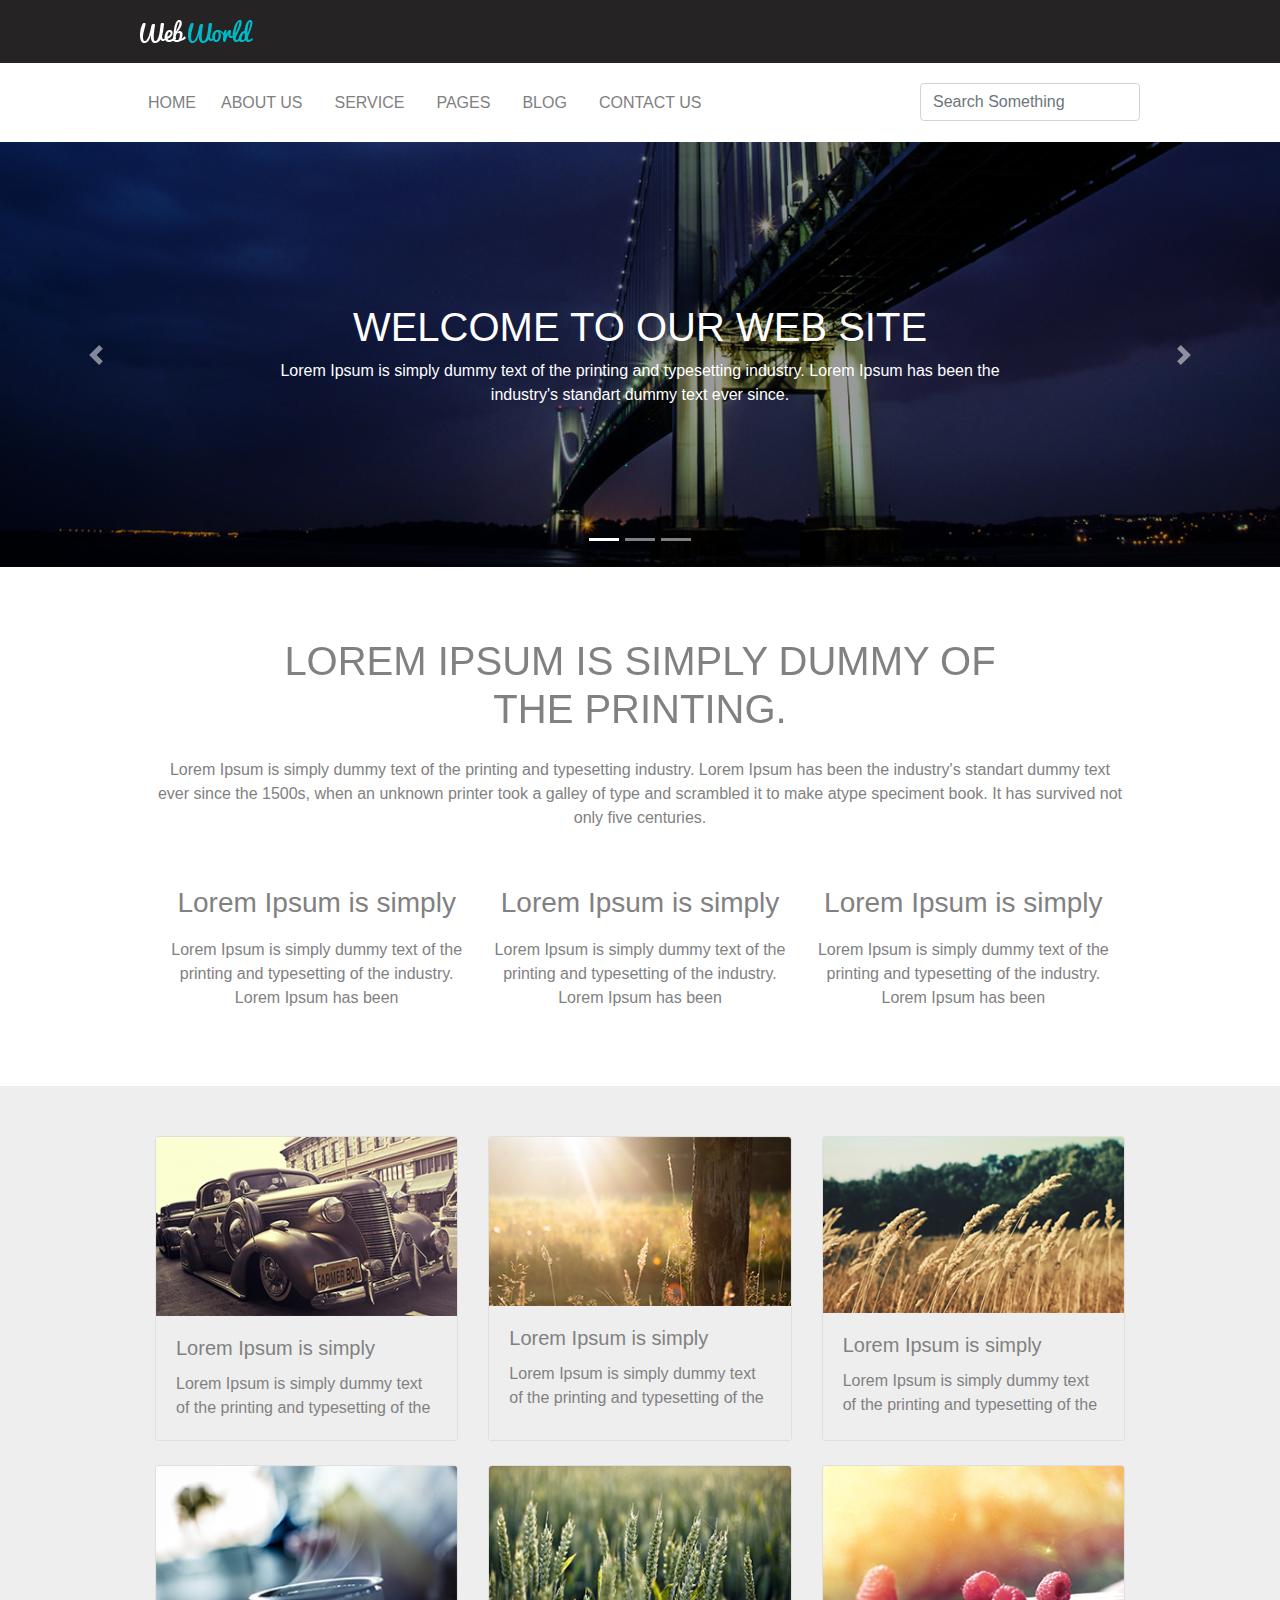
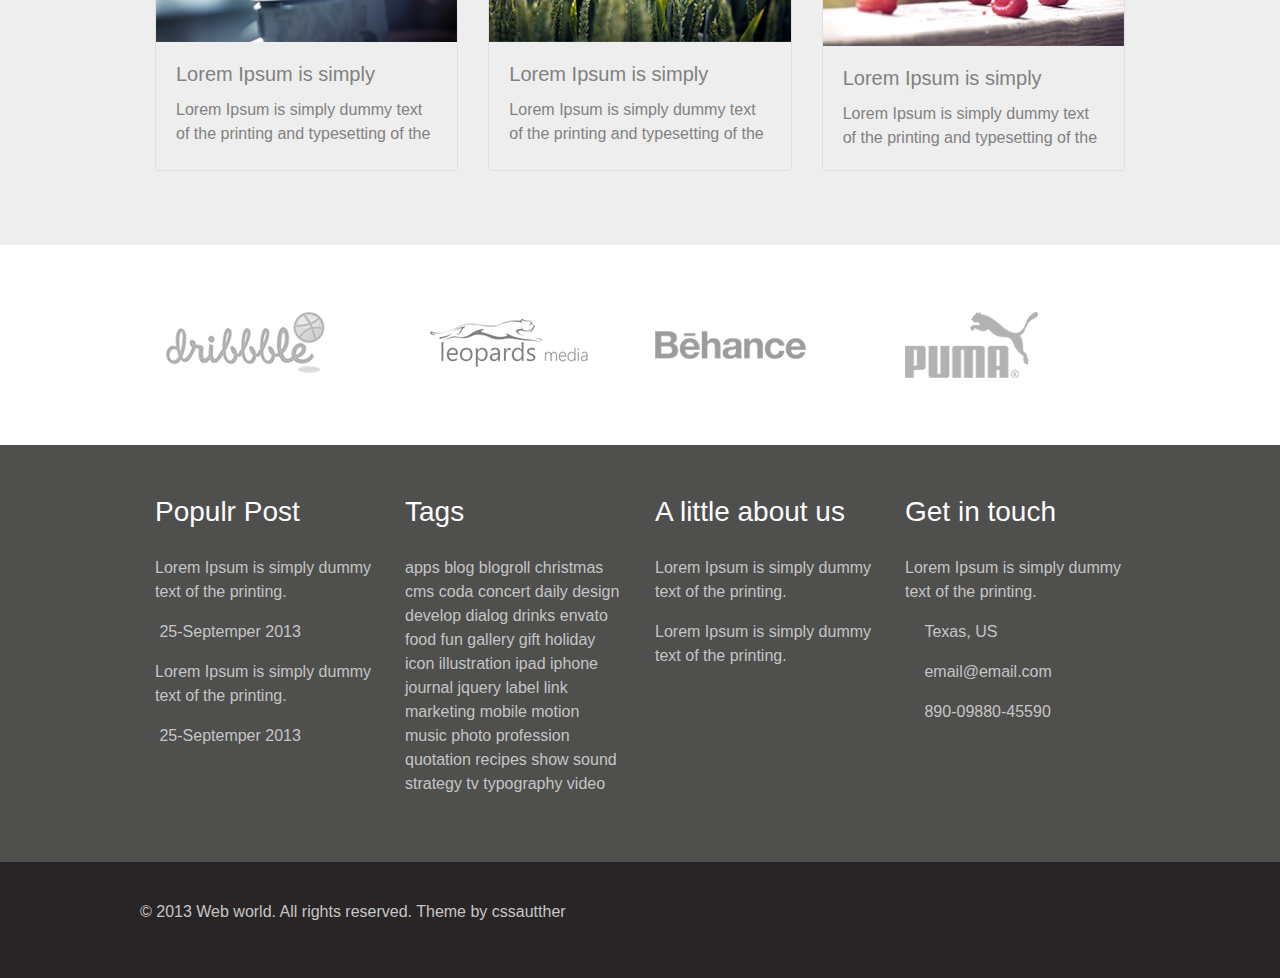
<file: bootstrap/index.html>
<!DOCTYPE html>
<html lang="en">

<head>
    <meta charset="UTF-8">
    <meta name="viewport" content="width=device-width, initial-scale=1.0">
    <link rel="stylesheet" href="https://use.fontawesome.com/releases/v5.7.2/css/all.css"
        integrity="sha384-fnmOCqbTlWIlj8LyTjo7mOUStjsKC4pOpQbqyi7RrhN7udi9RwhKkMHpvLbHG9Sr" crossorigin="anonymous">
    <link rel="stylesheet" href="https://stackpath.bootstrapcdn.com/bootstrap/4.4.1/css/bootstrap.min.css"
        integrity="sha384-Vkoo8x4CGsO3+Hhxv8T/Q5PaXtkKtu6ug5TOeNV6gBiFeWPGFN9MuhOf23Q9Ifjh" crossorigin="anonymous">
    <link rel="stylesheet" href="css/style.css">
    <title>Document</title>
</head>

<body>
    <header>
        <div class="container header">
            <img src="img/logo.png" alt="">
            <div class="network">
                <div class="col">
                    <div class="icon rss">
                      <i class="fas fa-rss"></i>  
                    </div>
                </div>
                <div class="col">
                    <div class="icon facebook">
                        <i class="fab fa-facebook-f"></i>
                    </div>
                </div>
                <div class="col">
                    <div class="icon twitter">
                        <i class="fab fa-twitter"></i>
                    </div>
                </div>
                <div class="col">
                    <div class="icon linkedin">
                        <i class="fab fa-linkedin-in"></i>
                    </div>
                </div>
            </div>
        </div>
    </header>
    <nav>
        <div class="container">
            <div class="row nav">
                <div class="col-8 menu">
                    <ul class="nav">
                        <li class="nav-item top">
                            <a class="nav-link active active-top" href="#">Home</a>
                        </li>
                        <li class="nav-item">
                            <a class="nav-link" href="#">About us</a>
                        </li>
                        <li class="nav-item">
                            <a class="nav-link" href="#">Service</a>
                        </li>
                        <li class="nav-item">
                            <a class="nav-link" href="#">Pages</a>
                        </li>
                        <li class="nav-item">
                            <a class="nav-link" href="#">Blog</a>
                        </li>
                        <li class="nav-item">
                            <a class="nav-link" href="#">Contact us</a>
                        </li>
                    </ul>
                </div>
                <div class="col-4 right">
                    <form class="search">
                        <div class="row">
                            <div class="col">
                                <input type="text" class="form-control" placeholder="Search Something">
                            </div>
                        </div>
                    </form>
                </div>
            </div>
        </div>
    </nav>
    <div id="carouselExampleCaptions" class="carousel slide" data-ride="carousel">  <!--Не работает карусель-->
        <ol class="carousel-indicators">
            <li data-target="#carouselExampleCaptions" data-slide-to="0" class="active"></li>
            <li data-target="#carouselExampleCaptions" data-slide-to="1"></li>
            <li data-target="#carouselExampleCaptions" data-slide-to="2"></li>
        </ol>
        <div class="carousel-inner">
            <div class="carousel-item active">
                <img src="img/header-img.png" class="d-block w-100" alt="...">
                <div class="carousel-caption d-none d-md-block">
                    <h5>Welcome to our web site</h5>
                    <p>Lorem Ipsum is simply dummy text of the printing and typesetting industry. Lorem Ipsum has been
                        the industry's standart dummy text ever since.</p>
                </div>
            </div>
            <div class="carousel-item">
                <img src="img/header-img.png" class="d-block w-100" alt="...">
                <div class="carousel-caption d-none d-md-block">
                    <h5>Second slide label</h5>
                    <p>Lorem ipsum dolor sit amet, consectetur adipiscing elit.</p>
                </div>
            </div>
            <div class="carousel-item">
                <img src="img/header-img.png" class="d-block w-100" alt="...">
                <div class="carousel-caption d-none d-md-block">
                    <h5>Third slide label</h5>
                    <p>Praesent commodo cursus magna, vel scelerisque nisl consectetur.</p>
                </div>
            </div>
        </div>
        <a class="carousel-control-prev" href="#carouselExampleCaptions" role="button" data-slide="prev">
            <span class="carousel-control-prev-icon" aria-hidden="true"></span>
            <span class="sr-only">Previous</span>
        </a>
        <a class="carousel-control-next" href="#carouselExampleCaptions" role="button" data-slide="next">
            <span class="carousel-control-next-icon" aria-hidden="true"></span>
            <span class="sr-only">Next</span>
        </a>
    </div>
    <div class="row main ">
        <div class="col-10 text">
            <h1 class="main-h1">
                Lorem Ipsum is simply dummy of the printing.
            </h1>
        </div>
    </div>    
    <div class="row main container">
        <p class="text-center">
            Lorem Ipsum is simply dummy text of the printing and typesetting industry. Lorem Ipsum has been
            the industry's standart dummy text ever since the 1500s, when an unknown printer took a galley of type
            and
            scrambled it to make atype speciment book. It has survived not only five centuries.
        </p>
    </div>
    </div>
    <div class="row container main">
        <div class="col-4 parts">
            <i class="fas fa-desktop fa-8x"></i> <!--Не получилось выровнять изображения иконок-->
            <h3>Lorem Ipsum is simply</h3>
            <p>Lorem Ipsum is simply dummy text of the printing and typesetting of the industry. Lorem Ipsum has been
            </p>
        </div>
        <div class="col-4 parts">
            <i class="fas fa-edit fa-8x"></i>
            <h3>Lorem Ipsum is simply</h3>
            <p>Lorem Ipsum is simply dummy text of the printing and typesetting of the industry. Lorem Ipsum has been
            </p>
        </div>
        <div class="col-4 parts">
            <i class="far fa-image fa-8x"></i>
            <h3>Lorem Ipsum is simply</h3>
            <p>Lorem Ipsum is simply dummy text of the printing and typesetting of the industry. Lorem Ipsum has been
            </p>
        </div>
    </div>
<div class="background"> 
    <div class="container">
    <div class="row row-cols-1 row-cols-md-3 columns">
        <div class="col mb-4">
            <div class="card h-100">
                <img src="img/img-one.png" class="card-img-top" alt="...">
                <div class="card-body">
                    <h5 class="card-title">Lorem Ipsum is simply</h5>
                    <p class="card-text">Lorem Ipsum is simply dummy text of the printing and typesetting of the</p>
                </div>
            </div>
        </div>
        <div class="col mb-4">
            <div class="card h-100">
                <img src="img/img-two.png" class="card-img-top" alt="...">
                <div class="card-body">
                    <h5 class="card-title">Lorem Ipsum is simply</h5>
                    <p class="card-text">Lorem Ipsum is simply dummy text of the printing and typesetting of the</p>
                </div>
            </div>
        </div>
        <div class="col mb-4">
            <div class="card h-100">
                <img src="img/img-three.png" class="card-img-top" alt="...">
                <div class="card-body">
                    <h5 class="card-title">Lorem Ipsum is simply</h5>
                    <p class="card-text">Lorem Ipsum is simply dummy text of the printing and typesetting of the</p>
                </div>
            </div>
        </div>
        <div class="col mb-4">
            <div class="card h-100">
                <img src="img/img-four.png" class="card-img-top" alt="...">
                <div class="card-body">
                    <h5 class="card-title">Lorem Ipsum is simply</h5>
                    <p class="card-text">Lorem Ipsum is simply dummy text of the printing and typesetting of the</p>
                </div>
            </div>
        </div>
        <div class="col mb-4">
            <div class="card h-100">
                <img src="img/img-five.png" class="card-img-top" alt="...">
                <div class="card-body">
                    <h5 class="card-title">Lorem Ipsum is simply</h5>
                    <p class="card-text">Lorem Ipsum is simply dummy text of the printing and typesetting of the</p>
                </div>
            </div>
        </div>
        <div class="col mb-4">
            <div class="card h-100">
                <img src="img/img-six.png" class="card-img-top" alt="...">
                <div class="card-body">
                    <h5 class="card-title">Lorem Ipsum is simply</h5>
                    <p class="card-text">Lorem Ipsum is simply dummy text of the printing and typesetting of the</p>
                </div>
            </div>
        </div>
    </div>
    </div>
</div>   
<div class="container">
    <div class="footer-before row">
        <div class="col-3">
            <img src="img/dribbble.png" alt=""> <!--Не получилось выровнять-->
        </div>
        <div class="col-3">
            <img src="img/leopard.png" alt="">
        </div>
        <div class="col-3">
            <img src="img/behance.png" alt="">
        </div>
        <div class="col-3">
            <img src="img/puma.png" alt="">
        </div>
    </div>
</div>
<div class="back">
<div class="container">
    <div class="row">
        <div class="col-3 col-back">
            <h3 class="h3-back">Populr Post</h3>
            <p>Lorem Ipsum is simply dummy text of the printing.</p>
            <i class="far fa-clock back-icons"></i>
            <p class="p-back">25-Septemper 2013</p>
            <p>Lorem Ipsum is simply dummy text of the printing.</p>
            <i class="far fa-clock back-icons"></i>
            <p class="p-back">25-Septemper 2013</p>
        </div>
        <div class="col-3 col-back">
            <h3 class="h3-back">Tags</h3>
            <p>apps blog blogroll christmas cms coda concert daily design develop dialog drinks envato food fun gallery
                gift holiday icon illustration ipad iphone journal jquery label link marketing mobile motion music photo
                profession quotation recipes show sound strategy tv typography video</p>
        </div>
        <div class="col-3 col-back">
            <h3 class="h3-back">A little about us</h3>
            <p>Lorem Ipsum is simply dummy text of the printing.</p>
            <p>Lorem Ipsum is simply dummy text of the printing.</p>
        </div>
        <div class="col-3 col-back">
            <h3 class="h3-back">Get in touch</h3>
            <p>Lorem Ipsum is simply dummy text of the printing.</p>
            <div class="back-info">
                <i class="fas fa-map-marker-alt back-icons"></i>
                <p class="p-back">Texas, US</p>
            </div>    
            <div class="back-info">
                <i class="fas fa-envelope back-icons"></i>
                <p class="p-back">email@email.com</p>
            </div>   
            <div class="back-info">
                <i class="fas fa-phone back-icons"></i>
                <p class="p-back">890-09880-45590</p>
            </div> 
        </div>
    </div>
</div>
</div>
<footer> 
<div class="container">
    <div class="row footer">
       <p>&copy; 2013 Web world. All rights reserved. Theme by cssautther</p>
       <div class="network">
            <div class="col">
                <div class="icon rss">
                <i class="fas fa-rss"></i>  
                </div>
            </div>
            <div class="col">
                <div class="icon facebook">
                    <i class="fab fa-facebook-f"></i>
                </div>
            </div>
            <div class="col">
                <div class="icon twitter">
                    <i class="fab fa-twitter"></i>
                </div>
            </div>
            <div class="col">
                <div class="icon linkedin">
                    <i class="fab fa-linkedin-in"></i>
                </div>
            </div>
        </div>
    </div>
</div>
</footer>
</body>

</html>
</file>
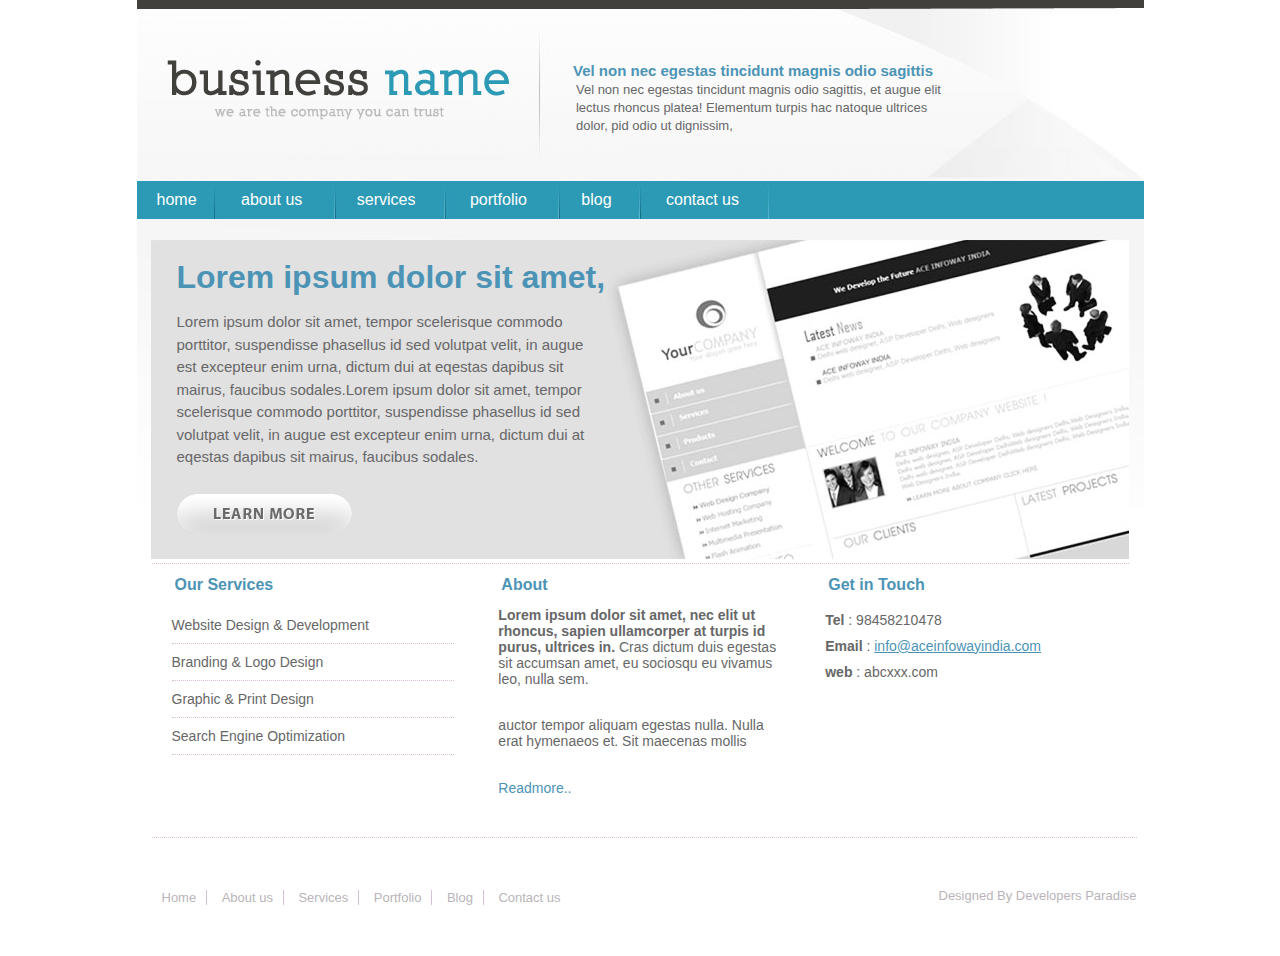
<file: businessCompany/index.html>
<!DOCTYPE html>
<html lang="en">

<head>
    <meta charset="UTF-8">
    <meta name="viewport" content="width=device-width, initial-scale=1.0">
    <meta http-equiv="X-UA-Compatible" content="ie=edge">
    <link rel="stylesheet" href="css/style.css">
    <title>Document</title>
</head>

<body class="container">
    <header>
        <div class="container header">
            <img src="img/logo.png" alt="">
            <div class="container-heading">
                <h4>Vel non nec egestas tincidunt magnis odio sagittis</h4>
                <p>Vel non nec egestas tincidunt magnis odio sagittis, et augue elit lectus rhoncus platea! Elementum
                    turpis
                    hac natoque ultrices dolor, pid odio ut dignissim,</p>
            </div>
        </div>
    </header>
    <nav>
        <div class="nav">
            <ul>
                <li><a class="nav" href="#">home</a></li>
                <li><a class="nav" href="#">about us</a></li>
                <li><a class="nav" href="#">services</a></li>
                <li><a class="nav" href="#">portfolio</a></li>
                <li><a class="nav" href="#">blog</a></li>
                <li><a class="nav" href="#">contact us</a></li>
            </ul>
        </div>
    </nav>
    <main>
        <div class=" main">
            <h1>Lorem ipsum dolor sit amet,</h1>
            <p>Lorem ipsum dolor sit amet, tempor scelerisque commodo porttitor, suspendisse phasellus id sed volutpat
                velit, in augue est excepteur enim urna, dictum dui at eqestas dapibus sit mairus, faucibus
                sodales.Lorem ipsum dolor sit amet, tempor scelerisque commodo porttitor, suspendisse phasellus id sed
                volutpat velit, in augue est excepteur enim urna, dictum dui at eqestas dapibus sit mairus, faucibus
                sodales.</p>
            <img src="img/button.png" alt="">
        </div>
    <div class="border">
        <div class="info services" >
            <h4>Our Services</h4>
            <ul>
                <li class="info">Website Design & Development</li>
                <li class="info">Branding & Logo Design</li>
                <li class="info">Graphic & Print Design</li>
                <li class="info">Search Engine Optimization</li>
            </ul>
        </div>
        <div class="info" >
            <h4>About</h4>
            <p class="about"><b> Lorem ipsum dolor sit amet, nec elit ut rhoncus, sapien ullamcorper at turpis id purus, ultrices in.</b> Cras
                dictum duis egestas sit accumsan amet, eu sociosqu eu vivamus leo, nulla sem.</p>
            <p class="padding about">auctor tempor aliquam egestas nulla. Nulla erat hymenaeos et. Sit maecenas mollis</p>
            <a class="readmore" href="#">Readmore..</a>
        </div>
        <div class="info touch" >
            <h4>Get in Touch</h4>
            <p class="info"><b>Tel</b> : 98458210478</p>
            <p class="info"><b>Email</b> : <a class="email" href="mailto:info@aceinfowayindia.com">info@aceinfowayindia.com</a></p>
            <p class="info"><b>web</b> : abcxxx.com</p>
        </div>
    </div>
    </main>
    <footer>
        <div class="footer">
        <ul class="footer">
            <li><a class="footer-link" href="#">Home</a></li>
            <li><a class="footer-link" href="#">About us</a></li>
            <li><a class="footer-link" href="#">Services</a></li>
            <li><a class="footer-link" href="#">Portfolio</a></li>
            <li><a class="footer-link" href="#">Blog</a></li>
            <li><a class="footer-link" href="#">Contact us</a></li>
        </ul>
        <p class="footer">Designed By Developers Paradise</p>
    </div>
    </footer>
</body>

</html>
</file>
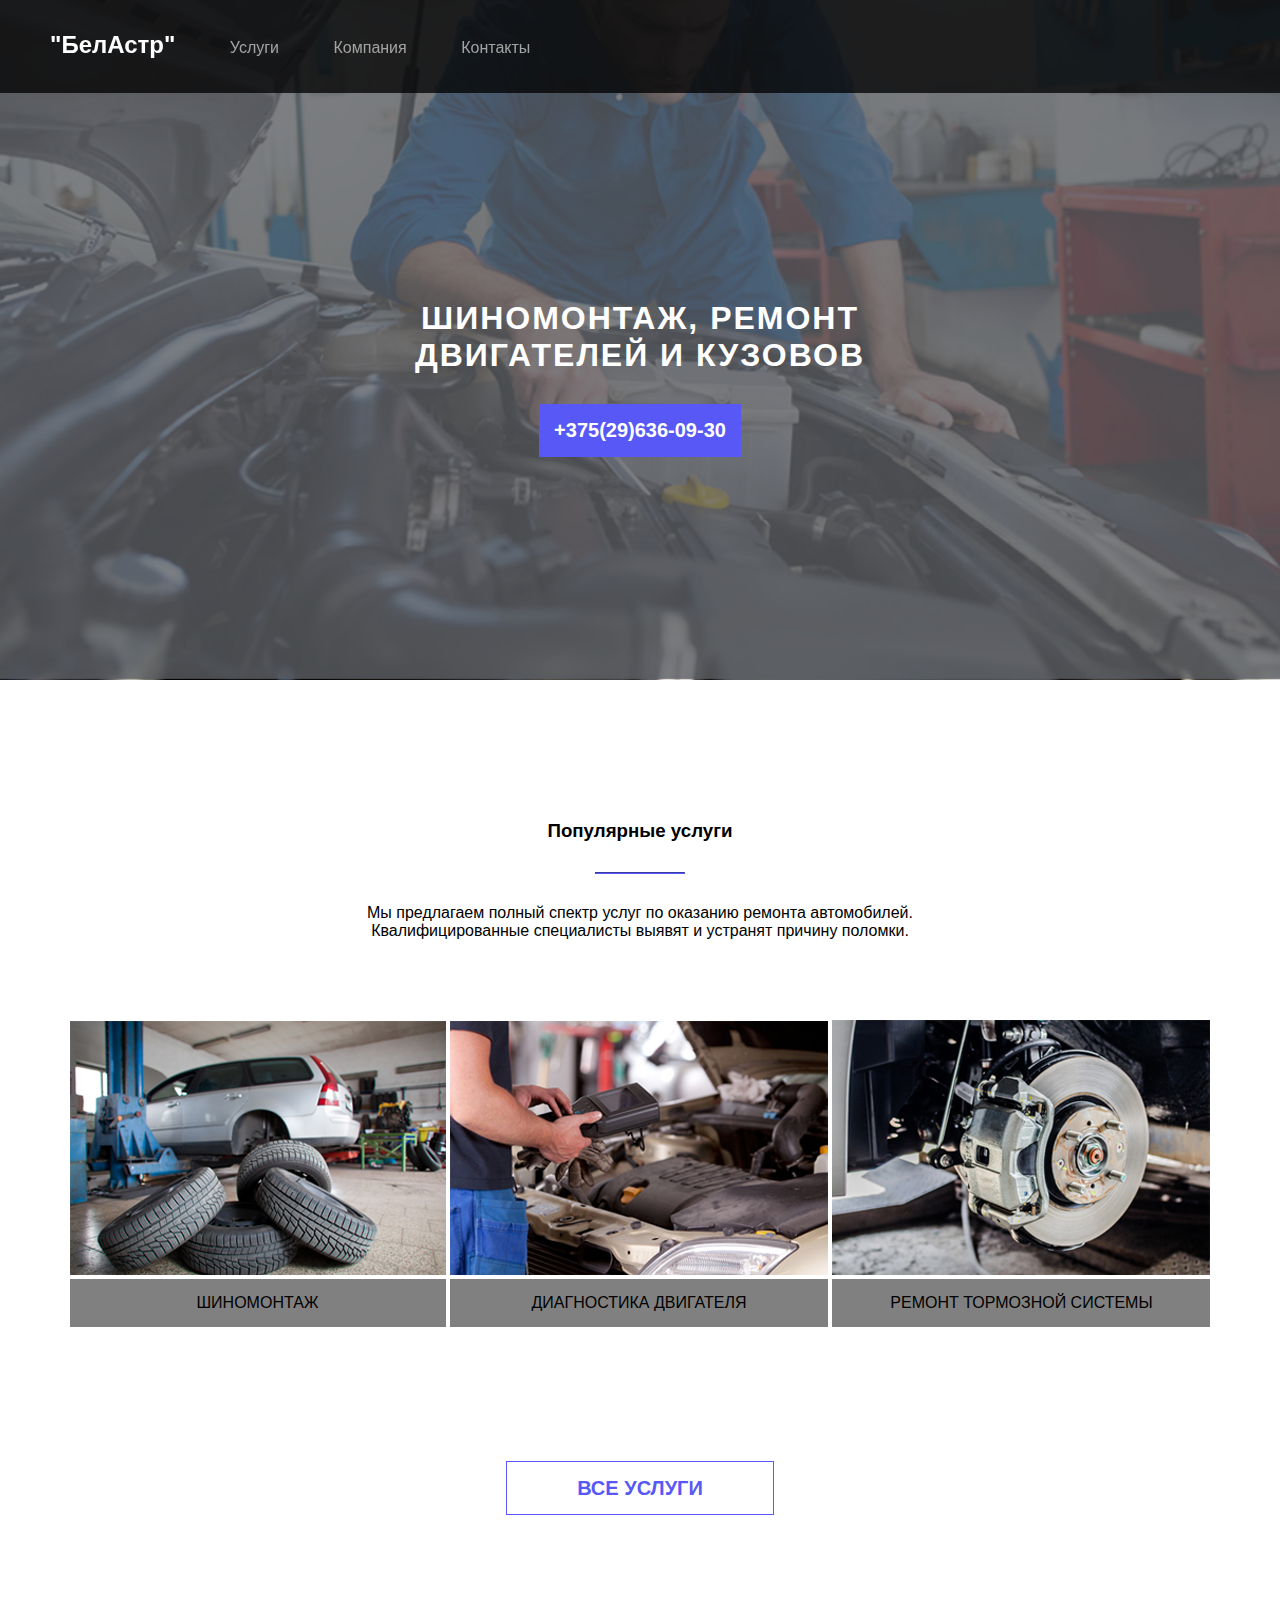
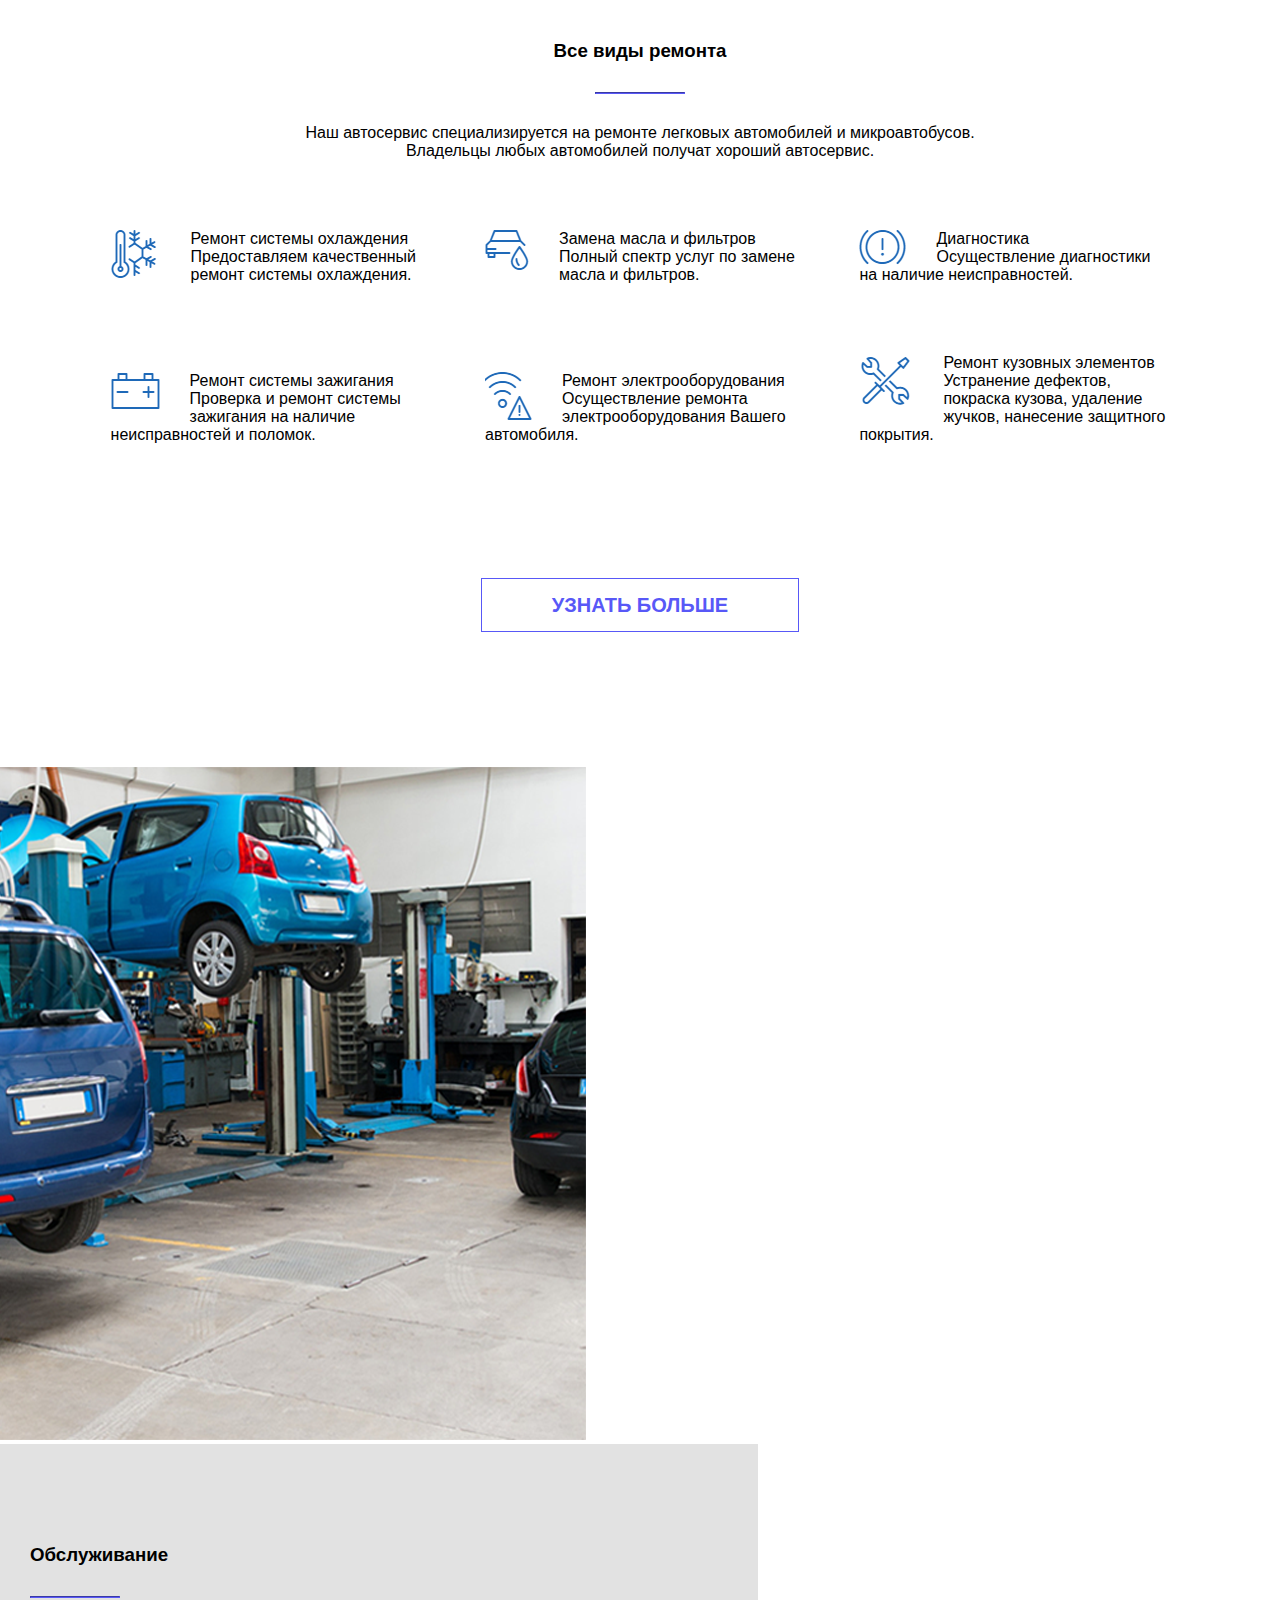
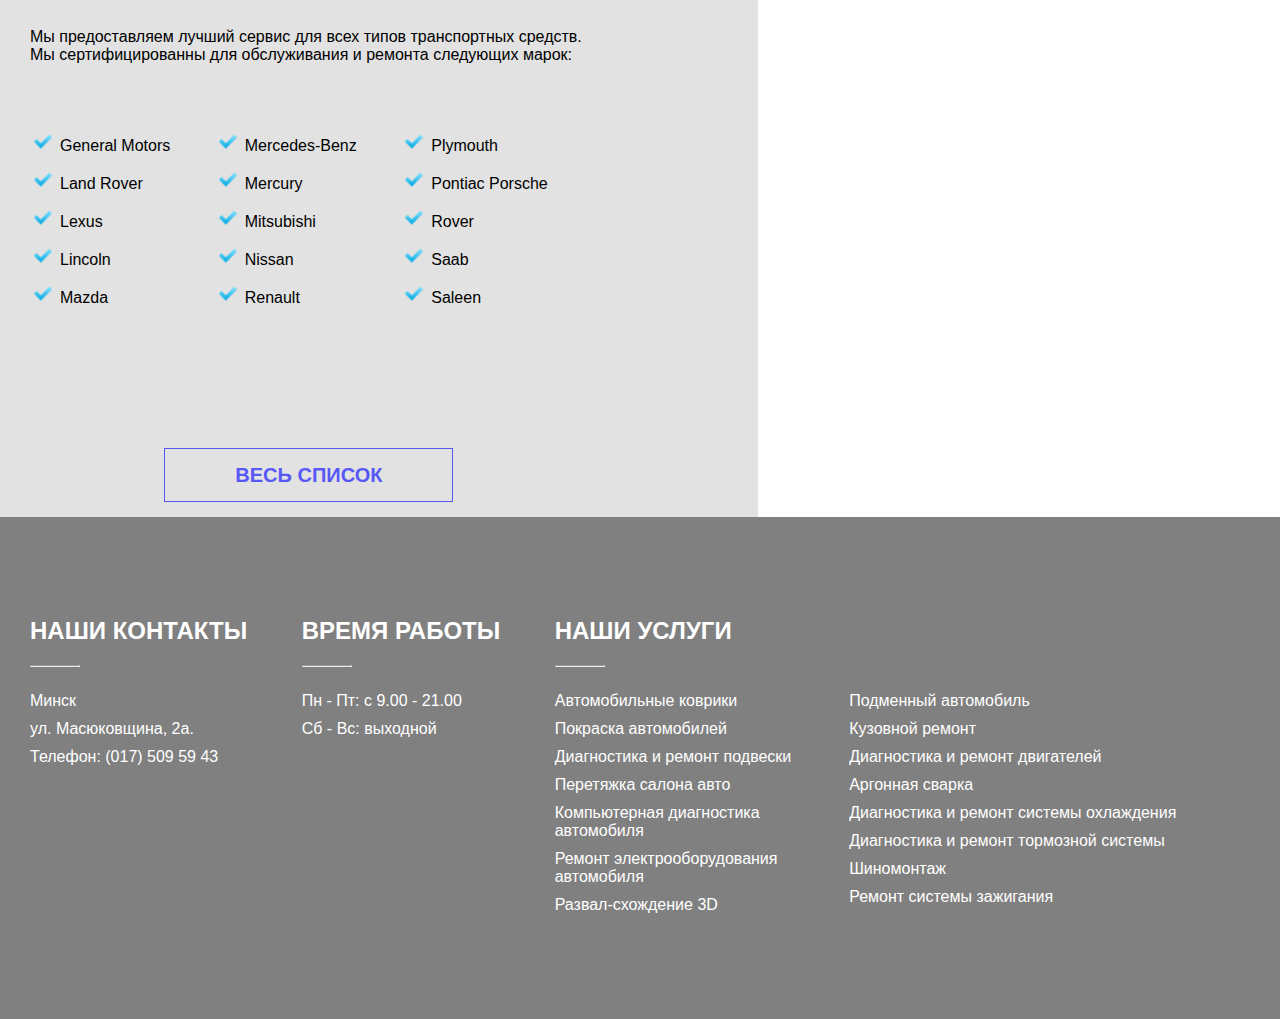
<file: carRepair/index.html>
<!DOCTYPE html>
<html lang="en">
<head>
    <meta charset="UTF-8">
    <meta name="viewport" content="width=device-width, initial-scale=1.0">
    <link rel="stylesheet" href="https://use.fontawesome.com/releases/v5.7.2/css/all.css"
    integrity="sha384-fnmOCqbTlWIlj8LyTjo7mOUStjsKC4pOpQbqyi7RrhN7udi9RwhKkMHpvLbHG9Sr" crossorigin="anonymous">
    <link rel="stylesheet" href="css/style.css">
    <title>Document</title>
</head>
<body>
    <nav>
        <h2>"БелАстр"</h2>
        <ul>
            <li><a class="nav" href="#">Услуги</a></li>
            <li><a class="nav" href="#">Компания</a></li>
            <li><a class="nav" href="#">Контакты</a></li>
        </ul>
    </nav>
    <header>
    <div class="center">
        <h1>Шиномонтаж, ремонт двигателей и кузовов</h1>
        <span>+375(29)636-09-30</span>
    </div>
    </header>
    <div class="main">
        <h3>Популярные услуги</h3>
        <hr class="cen">
        <p>Мы предлагаем полный спектр услуг по оказанию ремонта автомобилей.</p>
        <p>Квалифицированные специалисты выявят и устранят причину поломки.</p>
        <div>
            <div class="imag">
               <div class="image">
                <div ><img src="img/image1.png" alt=""></div>
                   <span class="services">Шиномонтаж</span>
               </div> 
               <div class="image">
                <div ><img src="img/image2.png" alt=""></div>
                   <span class="services">Диагностика двигателя</span>
               </div>
               <div class="image">
                <div ><img src="img/image3.png" alt=""></div>
                   <span class="services">Ремонт тормозной системы</span>
               </div>
              <!--  <img src="img/image2.png" alt="">
                <img src="img/image3.png" alt="">
                    <div class="services">
                        
                        <span class="services">Диагностика двигателя</span>
                        <span class="services">Ремонт тормозной системы</span>
                    </div>-->
            </div>
            
            <div></div>
        </div>
    </div>
    <div class="button">
    <span class="services-button">Все услуги</span>
    </div>
    <div class="main">
        <h3>Все виды ремонта</h3>
        <hr class="cen">
        <p>Наш автосервис специализируется на ремонте легковых автомобилей и микроавтобусов.</p>
        <p>Владельцы любых автомобилей получат хороший автосервис.</p>
        <div>
            <div class="repair">
                <img class="element" src="img/elem1.png" alt="">
                <p>Ремонт системы охлаждения</p>
                <p>Предоставляем качественный ремонт системы охлаждения.</p>
                <div class="clear"></div>
            </div>
            <div class="repair">
                <img class="element" src="img/elem2.png" alt="">
                <p>Замена масла и фильтров</p>
                <p>Полный спектр услуг по замене масла и фильтров.</p>
                <div class="clear"></div>
            </div>
            <div class="repair">
                <img class="element" src="img/elem3.png" alt="">
                <div>
                <p>Диагностика</p>
                <p>Осуществление диагностики на наличие неисправностей.</p></div>
                  <div class="clear"></div>
            </div>
            <div class="repair">
                <img class="element" src="img/elem4.png" alt="">
                <p>Ремонт системы зажигания</p>
                <p>Проверка и ремонт системы зажигания на наличие неисправностей и поломок.</p>
                <div class="clear"></div>
            </div>
            <div class="repair">
                <img class="element" src="img/elem5.png" alt="">
                <p>Ремонт электрооборудования</p>
                <p>Осуществление ремонта электрооборудования Вашего автомобиля.</p>
                <div class="clear"></div>
            </div>
            <div class="repair">
                <img class="element" src="img/elem6.png" alt="">
                <p>Ремонт кузовных элементов</p>
                <p>Устранение дефектов, покраска кузова, удаление жучков, нанесение защитного покрытия.</p>
                <div class="clear"></div>
            </div>
        </div>
    </div>
    <div class="button">
        <span class="services-button">Узнать больше</span>
    </div> 
    <div class="car">
       <img class="brand" src="img/car.png" alt="">
       <div class="brands">
           <h3>Обслуживание</h3>
           <hr class="left">
           <p>Мы предоставляем лучший сервис для всех типов транспортных средств.</p>
           <p>Мы сертифицированны для обслуживания и ремонта следующих марок:</p>
           <ul class="check">
               <li>General Motors</li>
               <li>Land Rover</li>
               <li>Lexus</li>
               <li>Lincoln</li>
               <li>Mazda</li>
           </ul>
           <ul class="check">
                <li>Mercedes-Benz</li>
                <li>Mercury</li>
                <li>Mitsubishi</li>
                <li>Nissan</li>
                <li>Renault</li>
           </ul>
           <ul class="check">
                <li>Plymouth</li>
                <li>Pontiac Porsche</li>
                <li>Rover</li>
                <li>Saab</li>
                <li>Saleen</li>
           </ul>
           <div class="button">
                <span class="services-button list">Весь список</span>
           </div>
       </div>
       <div class="clear"></div>
    </div>
    <footer>
        <div class="footer">
            <h2>Наши контакты</h2>
            <hr class="foot">
            <p>Минск</p>
            <p>ул. Масюковщина, 2а.</p>
            <p>Телефон: (017) 509 59 43</p>
            <div class="col">
                <div class="icon twitter">
                    <i class="fab fa-twitter"></i>
                </div>
            </div>
            <div class="col">
                <div class="icon facebook">
                    <i class="fab fa-facebook-f"></i>
                </div>
            </div>
            <div class="col">
                <div class="icon instagram">
                    <i class="fab fa-instagram"></i>
                </div>
            </div> 
        </div>
        <div class="footer">
            <h2>Время работы</h2>
            <hr class="foot">
            <p>Пн - Пт: с 9.00 - 21.00</p>
            <p>Сб - Вс: выходной</p>
        </div>
        <div class="footer">
            <h2>Наши услуги</h2>
            <hr class="foot">
           <ul class="footer-list one">
               <li>Автомобильные коврики</li>
               <li>Покраска автомобилей</li>
               <li>Диагностика и ремонт подвески</li>
               <li>Перетяжка салона авто</li>
               <li>Компьютерная диагностика автомобиля</li>
               <li>Ремонт электрооборудования автомобиля</li>
               <li>Развал-схождение 3D</li>
           </ul>
           <ul class="footer-list">
                <li>Подменный автомобиль</li>
                <li>Кузовной ремонт</li>
                <li>Диагностика и ремонт двигателей</li>
                <li>Аргонная сварка</li>
                <li>Диагностика и ремонт системы охлаждения</li>
                <li>Диагностика и ремонт тормозной системы</li>
                <li>Шиномонтаж</li>
                <li>Ремонт системы зажигания</li>
            </ul>
        </div>
    </footer>
    
</body>
</html>
</file>
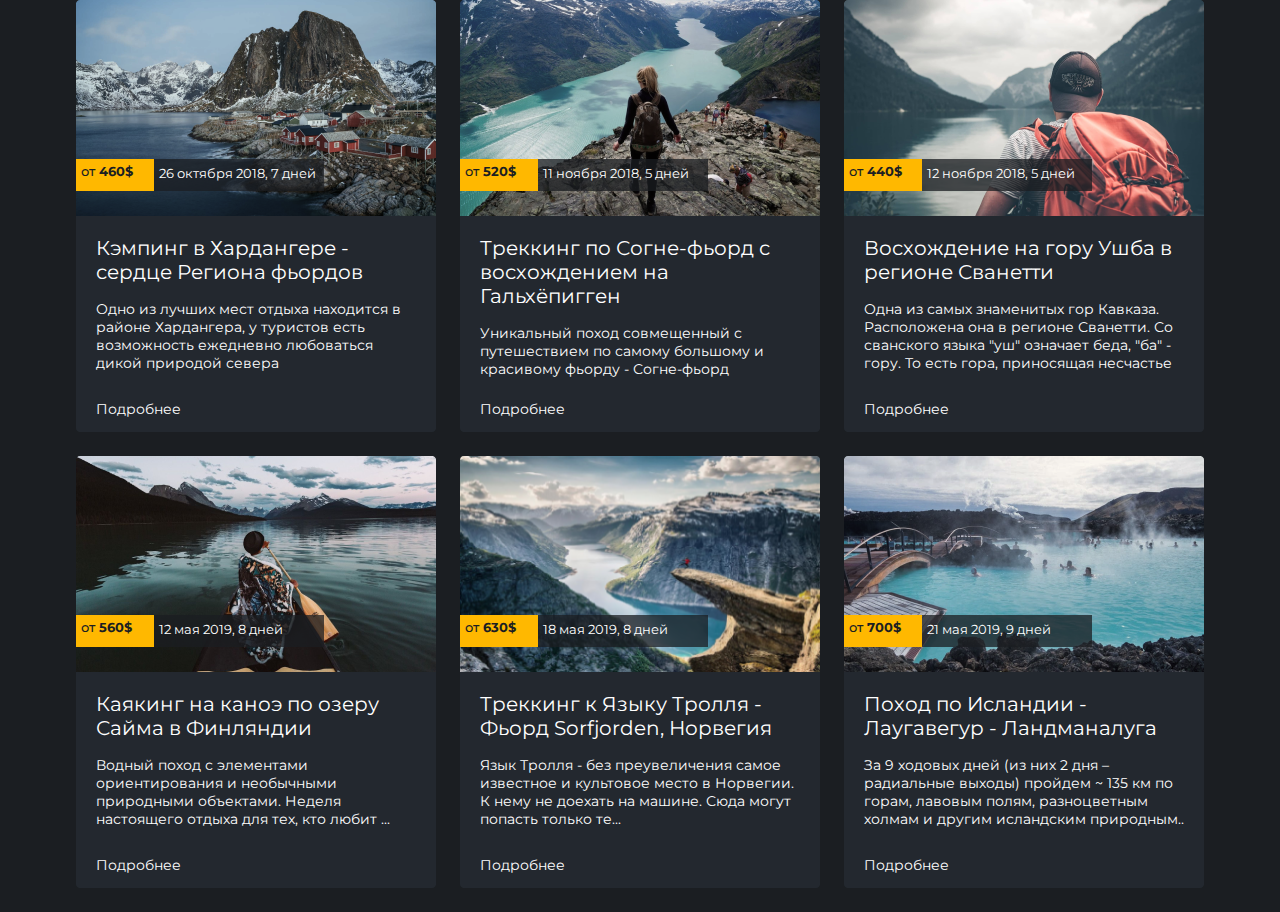
<file: Expert Soft/index.html>
<!DOCTYPE html>
<html lang="en">

<head>
    <meta charset="UTF-8">
    <meta name="viewport" content="width=device-width, initial-scale=1.0">
    <link rel="stylesheet" href="css/style.css">
    <title>Document</title>
</head>
<body>
    <div class="transition-icons cards">
        <div class="transition-icons cards-parts">
            <img class="button transition-3 img-block" src="img/1.png"></img>
            <h3>Кэмпинг в Хардангере - сердце Региона фьордов</h3>
            <p>Одно из лучших мест отдыха находится в районе Хардангера, у туристов есть возможность ежедневно
                любоваться дикой природой севера</p>
            <p class="cards-more">Подробнее</p>
            <div class="absolute">
                <p class="price">от <b class="bold">460$</b></p>
                <p class="date">26 октября 2018, 7 дней</p>
            </div>		
        </div>
        <div class="transition-icons cards-parts">
            <img class="button transition-3 img-block" src="img/2.png"></img>
            <h3>Треккинг по Согне-фьорд с восхождением на Гальхёпигген</h3>
            <p>Уникальный поход совмещенный с путешествием по самому большому и красивому фьорду - Согне-фьорд</p>
            <p class="cards-more">Подробнее</p>
            <div class="absolute">
                <p class="price">от <b class="bold">520$</b></p>
                <p class="date">11 ноября 2018, 5 дней</p>
            </div>		
        </div>
        <div class="transition-icons cards-parts">
            <img class="button transition-3 img-block" src="img/3.png"></img>
            <h3>Восхождение на гору Ушба в регионе Сванетти</h3>
            <p>Одна из самых знаменитых гор Кавказа. Расположена она в регионе Сванетти. Со сванского языка "уш"
                означает беда, "ба" - гору. То есть гора, приносящая несчастье</p>
            <p class="cards-more">Подробнее</p>
            <div class="absolute">
                <p class="price">от <b class="bold">440$</b></p>
                <p class="date">12 ноября 2018, 5 дней</p>
            </div>		
        </div>
        <div class="transition-icons cards-parts">
            <img class="button transition-3 img-block" src="img/4.png"></img>
            <h3>Каякинг на каноэ по озеру Сайма в Финляндии</h3>
            <p>Водный поход с элементами ориентирования и необычными природными объектами. Неделя настоящего отдыха для
                тех, кто любит ...</p>
            <p class="cards-more">Подробнее</p>
            <div class="absolute">
                <p class="price">от <b class="bold">560$</b></p>
                <p class="date">12 мая 2019, 8 дней</p>
            </div>		
        </div>
        <div class="transition-icons cards-parts">
            <img class="button transition-3 img-block" src="img/5.png"></img>
            <h3>Треккинг к Языку Тролля - Фьорд Sorfjorden, Норвегия</h3>
            <p>Язык Тролля - без преувеличения самое известное и культовое место в Норвегии. К нему не доехать на
                машине. Сюда могут попасть только те...</p>
            <p class="cards-more">Подробнее</p>
            <div class="absolute">
                <p class="price">от <b class="bold">630$</b></p>
                <p class="date">18 мая 2019, 8 дней</p>
            </div>		
        </div>
        <div class="transition-icons cards-parts">
            <img class="button transition-3 img-block" src="img/6.png"></img>
            <h3>Поход по Исландии - Лаугавегур - Ландманалуга</h3>
            <p>За 9 ходовых дней (из них 2 дня – радиальные выходы) пройдем ~ 135 км по горам, лавовым полям,
                разноцветным холмам и другим исландским природным..</p>
            <p class="cards-more">Подробнее</p>
            <div class="absolute">
                <p class="price">от <b class="bold">700$</b></p>
                <p class="date">21 мая 2019, 9 дней</p>
            </div>		
        </div>
    </div>
</body>
</html>
</file>
<file: bootstrap/css/style.css>
*{
    padding: 0;
    margin: 0;
    box-sizing: border-box;
}
header{
    background-color: #252324;
}
.header{
    display: flex;
    justify-content: space-between;
    padding: 20px 0;
}
.container{
    width: 1000px;
    margin: 0 auto;
}
.network{
    color: #c5c5c5;
    display: flex;
}
div.nav{
    margin-top: 20px;
}
.search{
    width: 220px;
}
.right{
    display: flex;
    justify-content: flex-end;
    width: 260px;
    padding-right: 0;
}
.menu{
    padding-left: 0;
}
.top{
    text-align: center;
}
.active-top{
    padding-left: 8px;
    padding-right: 9px;
    text-align: center;
}
.nav-item{
    text-transform: uppercase;
}
.nav-link{
    color: grey;
    border-bottom: transparent solid 2px;
    padding-bottom: 25px;
}
a.nav-link:hover{
    color: rgb(96, 177, 253);
    border-bottom: rgb(96, 177, 253) solid 2px;
}
div.carousel-caption{
    bottom: 140px;
}
.carousel-caption>h5{
    font-size: 40px;
    text-transform: uppercase;
}
.carousel-caption>p{
    width: 750px;
    margin: 0 auto;
}
.main-h1{
    text-align: center;
    text-transform: uppercase;
    color: #818181;
    font-weight: 380;
    width: 800px;
    margin: 70px auto 25px auto;
}
.text{
    margin: 0 auto;
}
.text-center{
    text-align: center;
    color: #818181;
}
.parts{
    text-align: center;
    color: #818181;
    margin-top: 30px;
    margin-bottom: 60px;
}
.parts>p,h3{
    padding-top: 10px;
}
.parts>i{
    align-self: flex-start;
}
.parts i:hover{
    color: rgb(96, 177, 253);
}
.background{
    background: #eeeeee;
    padding: 50px 0;
}
.card-body{
    background: #eeeeee;
    color: #818181;
}
.footer-before{
    line-height: 200px;
}
.back{
    background: #4f4f4d;
    color: #fdfdfd;
    padding: 40px 0px 50px 0;
}
footer{
    background: #292527;
    color: white;
    line-height: 100px;
}
.back-icons{
    display: inline-block;
    color: #00b9c3;
}
.h3-back{
    padding-bottom: 20px;
}
.col-back p{
    color: #c5c5c5;
}
.p-back{
    display: inline-block;
    color: #818181;
}
.back-info>i{
    margin-right: 15px;
}
.footer{
    display: flex;
    justify-content: space-between;
    color: #c5c5c5;
}
</file>
<file: businessCompany/css/style.css>
*{
    margin: 0;
	padding: 0;
	box-sizing: border-box;
}
body{
    font-family: sans-serif;
   /* font-weight: lighter;*/
}
.container{
    width: 1007px;
    margin: 0 auto;
}
header{
    background: url("../img/headerback.jpg") top no-repeat;
    padding: 40px 0 26px 0;
    width: 100%;/*1007px*/
    height: 100%;/*182px*/
    margin: 0 auto;
}
.header{
    display: inline-block;
}
.header p{
    line-height: 1.4;
    font-size: 13px;
    padding: 2px 0 0 3px;
    color: rgb(103, 103, 104);
}
.header img{
    display: inline-block;
    text-align: left;
    padding: 20px 0 10px 30px;
}
.container-heading{
    display: inline-block;
    width: 430px;
    padding: 0 0 20px 60px ;/* не получилось выровнять блок с текстом */ 
    font-size: 15px;
}
h4 {
    color: rgb(76, 148, 182);
}
nav{
    background: url("../img/naviback.jpg") top no-repeat;
}
ul{
    list-style: none;
}
.nav ul li{
    display: inline-block;
    padding: 10px 10px 10px 40px;
    color: white;
    font-family: sans-serif;
    text-align: center;
}
.nav ul li:nth-child(1){
    padding: 10px 0px 10px 20px;
}
.nav ul li:nth-child(5){
    padding: 10px 10px 10px 40px;
}
a.nav {
    color: white;
}
main{
    background: url("../img/middleback.jpg") top no-repeat;
}

div.main{
    padding: 40px 20px 15px 40px;
    text-align: left;
    width:490px;
}
h1{
    color: rgb(76, 148, 182);
}
.main p{
    padding: 15px 0;
    font-size: 15px;
    line-height: 1.5;
    color: rgb(103, 103, 104);
}
.main img{
    padding: 10px 0;
}
a{
    color: rgb(76, 148, 182);
    text-decoration: none;
}
div.border{
    border-top: dotted thistle 1px;
    width: 977px;
    margin: 0 auto;
}
div.services{
    width: 300px; /* не получилось уменьшить блок с пунктиром */
}
div.info{
    width: 33%;
    display: inline-block;
    vertical-align: top;
    padding: 12px 20px 40px 20px;
}
div.info h4{
    padding: 0 0 13px 3px;
}
div.info p{
    font-size: 14px;
    color: rgb(103, 103, 104);
}
li.info{
    padding: 10px 0;
    border-bottom: dotted thistle 1px;
    font-size: 14px;
    color: rgb(103, 103, 104);
}
p.info{
    padding: 5px 0;
}
p.padding{
    padding: 30px 0;
    color: rgb(103, 103, 104);
}
p.about{
    font-size: 13px;
}
a.readmore{
    font-size: 14px;
}
a.email{
    text-decoration: underline;
}
footer{
    padding: 0 15px;
}
div.footer{
    border-top: dotted thistle 1px;
    width: 985px;
    margin: 0 auto;
    padding: 50px 0;
}
footer ul li{
    display: inline-block;
    border-right: solid 1px thistle;
    color: thistle;
    font-size: 13px;
    padding: 0 10px;
}
footer ul li:last-child{
    border-right: none;
}
.footer{
    display: inline-block;
    color: rgb(185, 180, 185);
}
p.footer{
    float: right;
    text-align: right;
    font-size: 13px;
}
.footer-link{
    color: rgb(185, 180, 185);
}
</file>
<file: carRepair/css/style.css>
*{
    padding: 0;
    margin: 0;
    box-sizing: border-box;
    font-family: sans-serif;
}
body{
    background: white;
}
nav{
    background: rgba(0, 0, 0, 0.76);
    display: block;
    line-height: 90px;
    position: fixed;
    width: 100%;
}
nav ul {
    display: inline-block;
    margin-left: 50px;
    width: auto;
}
nav ul li{
    display: inline-block;
    list-style: none;
    padding-right: 50px;
}
nav h2{
    display: inline-block;
    color: white;
    margin-left: 50px;
}
.nav{
    color: rgb(163, 163, 163);
    text-decoration: none;
}
header{
    background: url("../img/header.png"); /*не получилось сделать бэк на весь размер*/
    background-position: center;
    background-size: cover;
   /* width: 100%;
    height: auto;*/
    color: white;
    text-transform: uppercase;
    width: auto;
    height: 680px;
 /*   margin-bottom: 40px;*/
}
h1{
    letter-spacing: 2px;
}
header span{
    background: rgb(88, 88, 247);
    display: inline-block;
    margin-top: 30px;
    padding: 15px;
    font-size: 20px;
    font-weight: bold;
}
.center{
    padding-top: 300px;
    width: 600px;
    margin: 0 auto;
    text-align: center;
}
.image {
    display: inline-block;
    margin: 0 auto;
    margin-top: 80px;
  
}
.clear{
    clear: both;
}
.main{

    text-align: center;
    margin-top: 140px;
}
h3{
    margin-bottom: 30px;
}
hr.cen{
    width: 90px;
    margin: 0 auto;
    margin-bottom: 30px;
    border-color: rgb(88, 88, 247);
}
span.services{
    display: block;
   /* margin: 20px 80px;*/
    text-transform: uppercase;
    background: gray;
    padding: 15px 30px;
    
}
div.button{
    text-align: center;
    margin-top: 150px;
    
    margin-bottom: 30px;
}
.services-button{

    color: rgb(88, 88, 247);
    border: rgb(88, 88, 247) 1px solid;
    margin-top: 30px;
    padding: 15px 70px;
    font-size: 20px;
    font-weight: bold;
    text-align: center;
    text-transform: uppercase;
}
.repair{
    text-align: left;
    margin-top: 70px;
    width: 310px;
    display: inline-block;
    margin: 70px 30px 0 30px;
}
.element{
    float: left;
    margin-right: 30px;
}
.brands{
    padding-left: 30px;
    padding-top: 100px;
    padding-right: 170px;
    display: inline-block;
    vertical-align: top;
    text-align: left;
    background: rgba(192, 192, 192, 0.466);
}
img.brand{
  /*  float: left;*/
  display: inline-block;
}
.car{
    margin-top: 150px;
}
.check{
    display: inline-block;
    margin-right: 40px;
    margin-top: 60px;
    margin-left: 30px;
    list-style-image: url(../img/check.png);
    
}
.check li{
    padding: 7px 0;
}
footer{
    background: gray;
    color: white;
    padding-left: 30px;
    padding-top: 100px;
    padding-bottom: 100px;
}
.footer{
    display: inline-block;
    vertical-align: top;
    margin-right: 50px;
}
.footer-list{
    display: inline-block;
    list-style: none;
    vertical-align: top;
    
    margin-right: 40px;
}
.one{
    width: 250px;
}
.footer-list li{
    padding: 5px 0;
}
hr.left{
    width: 90px;
    
    margin-bottom: 30px;
    border-color: rgb(88, 88, 247);
}
.list{
    margin-bottom: 30px;
}
.foot{
    width: 50px;
    margin: 20px 0;
}
.footer p{
    padding: 5px 0;
}
.footer h2{
    text-transform: uppercase;
}
</file>
<file: Expert Soft/css/style.css>
@import url('https://fonts.googleapis.com/css?family=Montserrat:400,500&display=swap');
*{
    padding: 0;
    margin: 0;
    box-sizing: border-box;
}
body{
    color: white;
    background: #1b1e22;
    font-family: Montserrat;
}
.cards{
    display: flex;
    flex-wrap: wrap;
    width: 1128px;
    justify-content: space-between;
    margin: 0 auto;
}
.cards-parts{
    width: 360px;
    height: 432px;
    background-image: url(../img/back.png);
    margin-bottom: 24px;
    position: relative;
}
.cards-parts h3{
    font-size: 20px;
    margin: 16px 20px;
    font-style: normal;
    font-weight: 400;
    font-size: 20px;
}
.cards-parts p{
    margin: 0 20px;
    font-style: normal;
    font-weight: 400;
    font-size: 14px;
}
.cards-parts{
    -webkit-transition-property: background, height, width, color;
	-o-transition-property: background, height, width, color;
    transition-property: background, height, width, color;
    
    -webkit-transition-duration: 1s, 0.5s, 0.5s, 0.5s;
	-o-transition-duration: 1s, 0.5s, 0.5s, 0.5s;
    transition-duration: 1s, 0.5s, 0.5s, 0.5s;
    
    -webkit-transition-delay: 0.5s;
	-o-transition-delay: 0.5s;
	transition-delay: 0.5s;
} 
.cards-parts:hover {
	background: white;
    font-size: 25px;
    color: black;
    height: 456px;
    width: 384px;
    border-radius: 4px;
}
.cards-parts:hover .date{
    color:white;
} 
.img-block {
	width: 360px;
    height: 216px;
	background-size: 100% 100%;
}
.absolute{
    display: flex;
    position: absolute;
    top: 159px;
    left: 0;
}
.absolute .price{
    background-image: url(../img/orange.png);
    height: 32px;
    width: 78px;
    justify-content: center;
    margin: 0;
    padding: 0;
    padding-top: 4px;
    padding-left: 5px;
    font-style: normal;
    font-weight: 500;
    font-size: 13px;
    color: #1B1E22;
}
.absolute .date{
    background-image: url(../img/gray.png);
    height: 32px;
    width: 170px;
    margin: 0;
    padding: 0;
    padding-top: 6px;
    padding-left: 5px;
    font-style: normal;
    font-weight: 400;
    font-size: 13px;
}
.cards-more{
    position: absolute;
    bottom: 14px;
    font-style: normal;
    font-weight: 500;
    font-size: 13px;
}
.transition-3 {
    transition-property: height, width;
    transition-duration: 0.5s, 0.5s;
	transition-delay: 0.5s;
	/* transition: height 2s ease, width 2s ease; */
}	
.cards-parts:hover .img-block{
    width: 384px;
    height: 228px;
}
@media screen and (max-width: 800px){
    .cards{
        display: flex;
        flex-wrap: wrap;
        width: 750px;
        justify-content: space-between;
        margin: 0 auto;
    }
    .cards-parts{
        width: 239px;
        height: 287px;
        background-image: url(../img/back.png);
        margin-bottom: 20px;
        position: relative;
    }
    .cards-parts h3{
        font-size: 14px;
        margin: 6px 15px;
        font-style: normal;
        font-weight: 400;
    }
    .cards-parts p{
        margin: 0 15px;
        font-style: normal;
        font-weight: 400;
        font-size: 10px;
    }
    .cards-parts:hover {
        background: white;
        font-size: 15px;
        color: black;
        height: 303px;
        width: 255px;
        border-radius: 4px;
    }
    .img-block {
        width: 239px;
        height: 143px;
        background-size: 100% 100%;
    }
    .absolute{
        display: flex;
        position: absolute;
        top: 105px;
        left: 0;
    }
    .absolute .price{
        background-image: url(../img/orange.png);
        height: 21px;
        width: 52px;
        justify-content: center;
        margin: 0;
        padding: 0;
        padding-top: 4px;
        padding-left: 5px;
        font-style: normal;
        font-weight: 500;
        font-size: 11px;
        color: #1B1E22;
    }
    .absolute .date{
        background-image: url(../img/gray.png);
        height: 21px;
        width: 113px;
        margin: 0;
        padding: 0;
        padding-top: 6px;
        padding-left: 5px;
        font-style: normal;
        font-weight: 400;
        font-size: 8px;
    }
    .cards-parts:hover .img-block{
        width: 255px;
        height: 151px;
    }
}
@media screen and (max-width: 600px){
    .cards{
        display: block;
        width: 400px;
        margin: 0 auto;
    }
    .cards-parts{
        width: 400px;
        height: 500px;
        background-image: url(../img/back.png);
        margin-bottom: 20px;
        position: relative;
    }
    .cards-parts h3{
        font-size: 20px;
        margin: 6px 15px;
        font-style: normal;
        font-weight: 400;
    }
    .cards-parts p{
        margin: 0 15px;
        font-style: normal;
        font-weight: 400;
        font-size: 17px;
    }
    .cards-parts:hover {
        background: white;
        font-size: 15px;
        color: black;
        height: 600px;
        width: 426px;
        border-radius: 4px;
    }
    .img-block {
        width: 400px;
        height: 240px;
        background-size: 100% 100%;
    }
    .absolute{
        display: flex;
        position: absolute;
        top: 170px;
        left: 0;
    }
    .absolute .price{
        background-image: url(../img/orange.png);
        height: 32px;
        width: 78px;
        justify-content: center;
        margin: 0;
        padding: 0;
        padding-top: 4px;
        padding-left: 5px;
        font-style: normal;
        font-weight: 500;
        font-size: 14px;
        color: #1B1E22;
    }
    .absolute .date{
        background-image: url(../img/gray.png);
        height: 32px;
        width: 180px;
        margin: 0;
        padding: 0;
        padding-top: 6px;
        padding-left: 5px;
        font-style: normal;
        font-weight: 400;
        font-size: 14px;
    }
    .cards-parts:hover .img-block{
        width: 426px;
        height: 255px;
    }
}
</file>
